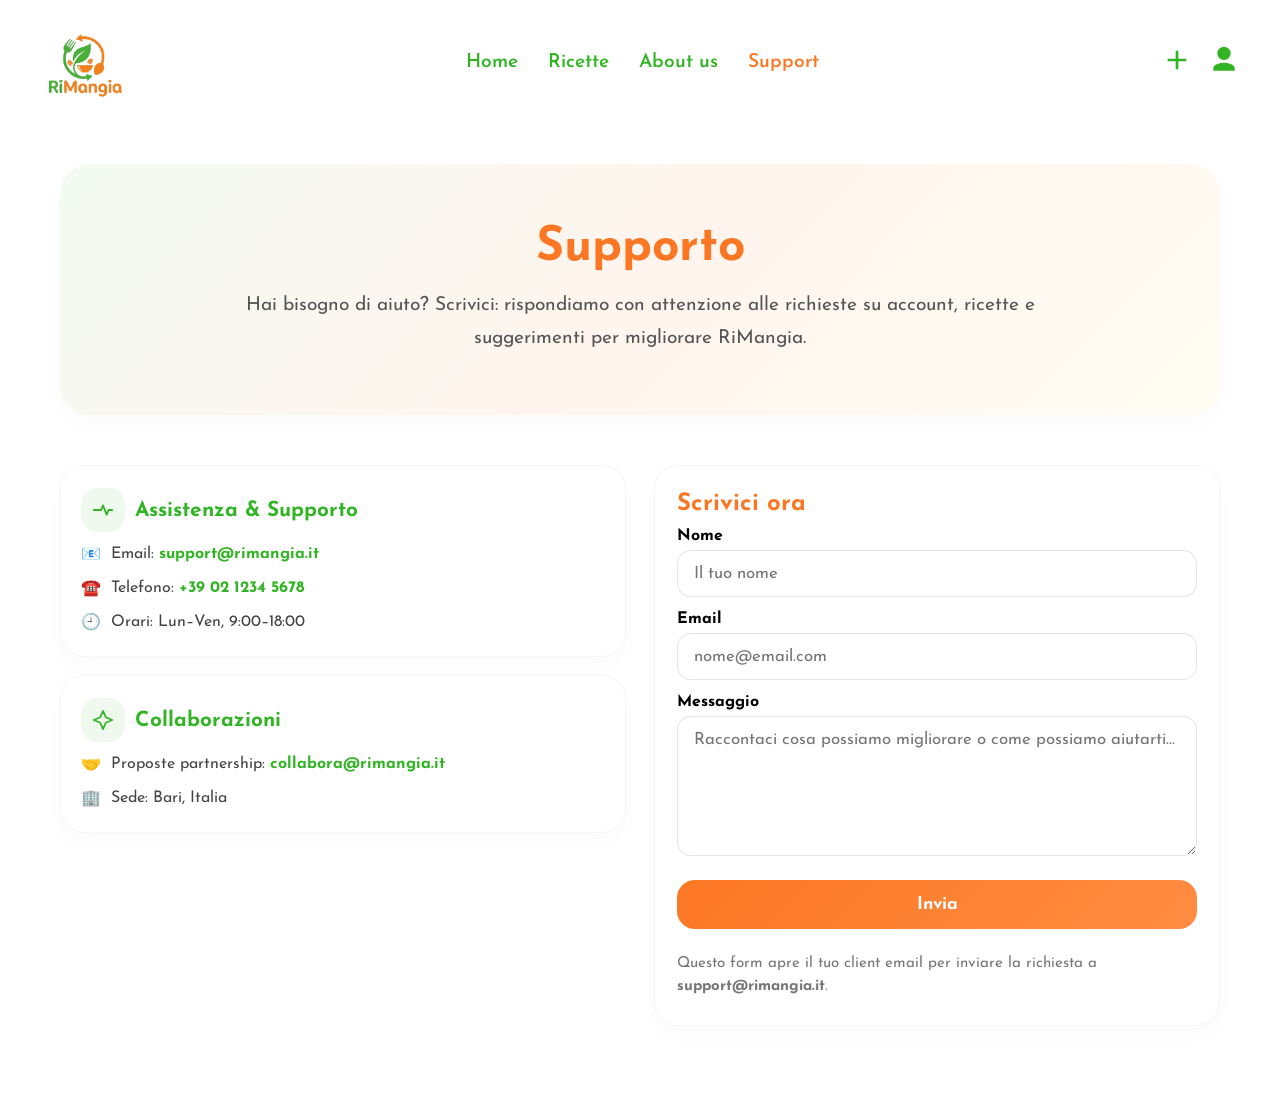
<file: support.html>
<!DOCTYPE html>
<html lang="it">

<head>
    <meta charset="UTF-8">
    <meta name="viewport" content="width=device-width, initial-scale=1.0">
    <link rel="stylesheet" href="style.css">
    <title>RiMangia - Support</title>
    <link rel="preconnect" href="https://fonts.googleapis.com">
    <link rel="preconnect" href="https://fonts.gstatic.com" crossorigin>
    <link href="https://fonts.googleapis.com/css2?family=Josefin+Sans:ital,wght@0,100..700;1,100..700&display=swap"
        rel="stylesheet">
    <script src="dropdown.js" defer></script>
    <style>
        .support-container {
            max-width: 1200px;
            margin: 0 auto;
            padding: 40px 20px 80px;
        }

        .support-hero {
            text-align: center;
            padding: 60px 20px;
            background: linear-gradient(135deg, rgba(50, 181, 37, 0.06) 0%, rgba(252, 119, 36, 0.08) 50%, rgba(252, 213, 53, 0.06) 100%);
            border-radius: 30px;
            margin-bottom: 50px;
            box-shadow: 0 10px 30px rgba(0, 0, 0, 0.02);
            animation: fadeInDown 0.6s ease-out;
        }

        .support-hero h1 {
            font-size: 3rem;
            color: var(--orange);
            margin-bottom: 18px;
            font-weight: 800;
        }

        .support-hero p {
            font-size: 1.2rem;
            color: #555;
            max-width: 820px;
            margin: 0 auto;
            line-height: 1.7;
        }

        .support-grid {
            display: grid;
            grid-template-columns: 1fr 1fr;
            gap: 28px;
            align-items: start;
        }

        @media (max-width: 920px) {
            .support-grid {
                grid-template-columns: 1fr;
            }
        }

        .contact-cards {
            display: grid;
            grid-template-columns: 1fr;
            gap: 18px;
        }

        .contact-card {
            background: rgba(255, 255, 255, 0.9);
            border: 1px solid rgba(0, 0, 0, 0.04);
            border-radius: 24px;
            padding: 22px 20px;
            box-shadow: 0 10px 25px rgba(0, 0, 0, 0.02);
            transition: transform 0.25s ease, box-shadow 0.25s ease;
        }

        .contact-card:hover {
            transform: translateY(-6px);
            box-shadow: 0 18px 35px rgba(0, 0, 0, 0.05);
        }

        .contact-card h2 {
            font-size: 1.3rem;
            color: var(--green);
            margin-bottom: 10px;
            font-weight: 800;
            display: flex;
            align-items: center;
            gap: 10px;
        }

        .contact-icon {
            width: 44px;
            height: 44px;
            border-radius: 16px;
            background: rgba(50, 181, 37, 0.08);
            display: flex;
            align-items: center;
            justify-content: center;
            color: var(--green);
            flex-shrink: 0;
        }

        .contact-icon svg {
            width: 22px;
            height: 22px;
        }

        .contact-items {
            display: grid;
            gap: 10px;
            margin-top: 10px;
        }

        .contact-item {
            display: flex;
            gap: 12px;
            align-items: flex-start;
        }

        .contact-item .bullet {
            color: var(--orange);
            font-weight: 900;
            margin-top: 2px;
            width: 18px;
            text-align: center;
            flex-shrink: 0;
        }

        .contact-item .value {
            color: #444;
            font-size: 1rem;
            line-height: 1.5;
        }

        .contact-item a {
            color: var(--green);
            font-weight: 700;
            text-decoration: none;
            border-bottom: 2px solid transparent;
            transition: all 0.2s ease;
        }

        .contact-item a:hover {
            border-bottom-color: var(--green);
            color: var(--orange);
        }

        .form-card {
            background: var(--white);
            border-radius: 24px;
            padding: 26px 22px;
            border: 1px solid rgba(0, 0, 0, 0.04);
            box-shadow: 0 10px 25px rgba(0, 0, 0, 0.02);
        }

        .form-card h2 {
            font-size: 1.5rem;
            color: var(--orange);
            margin-bottom: 12px;
            font-weight: 900;
        }

        .contact-form {
            display: flex;
            flex-direction: column;
            gap: 14px;
        }

        .contact-form label {
            font-weight: 700;
            color: var(--black);
            font-size: 1rem;
            margin-bottom: 6px;
            display: block;
        }

        .contact-form input,
        .contact-form textarea {
            width: 100%;
            padding: 14px 16px;
            border: 1px solid rgba(0, 0, 0, 0.1);
            border-radius: 14px;
            font-size: 1.05rem;
            outline: none;
            transition: all 0.2s ease;
            font-family: inherit;
            background: #fff;
        }

        .contact-form textarea {
            min-height: 140px;
            resize: vertical;
        }

        .contact-form input:focus,
        .contact-form textarea:focus {
            border-color: var(--green);
            box-shadow: 0 0 0 4px rgba(50, 181, 37, 0.12);
        }

        .btn-send {
            background: linear-gradient(135deg, var(--orange), #ff8c42);
            color: var(--white);
            border: none;
            padding: 16px 22px;
            border-radius: 18px;
            font-size: 1.1rem;
            font-weight: 900;
            cursor: pointer;
            transition: all 0.2s ease;
            margin-top: 6px;
        }

        .btn-send:hover:not(:disabled) {
            transform: translateY(-2px);
            box-shadow: 0 12px 28px rgba(252, 119, 36, 0.28);
        }

        .btn-send:disabled {
            opacity: 0.6;
            cursor: not-allowed;
        }

        .form-note {
            color: #777;
            font-size: 0.95rem;
            line-height: 1.5;
            margin-top: 10px;
        }

        @keyframes fadeInDown {
            from {
                opacity: 0;
                transform: translateY(-25px);
            }

            to {
                opacity: 1;
                transform: translateY(0);
            }
        }
    </style>
</head>

<body>
    <header>
        <nav>
            <div class="logo">
                <a href="index.html"><img src="img/Gemini_Generated_Image_od9kg1od9kg1od9k-removebg-preview.png"
                        alt="RiMangia Logo"></a>
            </div>
            <div class="nav-links">
                <a href="index.html">Home</a>
                <a href="ricette.html">Ricette</a>
                <a href="about.html">About us</a>
                <a href="support.html" style="color: var(--orange);">Support</a>
            </div>
            <div style="display: flex; align-items: center; gap: 15px;">
                <div class="add-recipe-icon">
                    <a href="#" onclick="navigateToAddRecipe(event)">
                        <svg width="32" height="32" viewBox="0 0 24 24" fill="var(--green)"
                            xmlns="http://www.w3.org/2000/svg">
                            <path d="M19 13h-6v6h-2v-6H5v-2h6V5h2v6h6v2z" />
                        </svg>
                    </a>
                </div>
                <div class="account-icon">
                    <a href="account.html">
                        <svg width="32" height="32" viewBox="0 0 24 24" fill="var(--green)"
                            xmlns="http://www.w3.org/2000/svg">
                            <path
                                d="M12 2C9.24 2 7 4.24 7 7C7 9.76 9.24 12 12 12C14.76 12 17 9.76 17 7C17 4.24 14.76 2 12 2ZM12 14C9.33 14 4 15.34 4 18V20H20V18C20 15.34 14.67 14 12 14Z" />
                        </svg>
                    </a>
                </div>
            </div>
        </nav>
    </header>

    <main class="support-container">
        <section class="support-hero">
            <h1>Supporto</h1>
            <p>
                Hai bisogno di aiuto? Scrivici: rispondiamo con attenzione alle richieste su account, ricette e
                suggerimenti per migliorare RiMangia.
            </p>
        </section>

        <section class="support-grid">
            <div class="contact-cards">
                <div class="contact-card">
                    <h2>
                        <span class="contact-icon" aria-hidden="true">
                            <svg viewBox="0 0 24 24" fill="none" stroke="currentColor" stroke-width="2"
                                stroke-linecap="round" stroke-linejoin="round">
                                <path d="M22 12h-4l-2 5-4-10-2 5H2" />
                            </svg>
                        </span>
                        Assistenza & Supporto
                    </h2>
                    <div class="contact-items">
                        <div class="contact-item">
                            <div class="bullet">📧</div>
                            <div class="value">
                                Email: <a href="mailto:support@rimangia.it">support@rimangia.it</a>
                            </div>
                        </div>
                        <div class="contact-item">
                            <div class="bullet">☎️</div>
                            <div class="value">
                                Telefono: <a href="tel:+390212345678">+39 02 1234 5678</a>
                            </div>
                        </div>
                        <div class="contact-item">
                            <div class="bullet">🕘</div>
                            <div class="value">
                                Orari: Lun–Ven, 9:00–18:00
                            </div>
                        </div>
                    </div>
                </div>

                <div class="contact-card">
                    <h2>
                        <span class="contact-icon" aria-hidden="true">
                            <svg viewBox="0 0 24 24" fill="none" stroke="currentColor" stroke-width="2"
                                stroke-linecap="round" stroke-linejoin="round">
                                <path d="M12 2l3 7 7 3-7 3-3 7-3-7-7-3 7-3z" />
                            </svg>
                        </span>
                        Collaborazioni
                    </h2>
                    <div class="contact-items">
                        <div class="contact-item">
                            <div class="bullet">🤝</div>
                            <div class="value">
                                Proposte partnership: <a href="mailto:collabora@rimangia.it">collabora@rimangia.it</a>
                            </div>
                        </div>
                        <div class="contact-item">
                            <div class="bullet">🏢</div>
                            <div class="value">
                                Sede: Bari, Italia
                            </div>
                        </div>
                    </div>
                </div>
            </div>

            <div class="form-card">
                <h2>Scrivici ora</h2>
                <form id="contact-form" class="contact-form" onsubmit="sendSupportEmail(event)">
                    <div>
                        <label for="contact-name">Nome</label>
                        <input id="contact-name" name="name" type="text" placeholder="Il tuo nome" required>
                    </div>
                    <div>
                        <label for="contact-email">Email</label>
                        <input id="contact-email" name="email" type="email" placeholder="nome@email.com" required>
                    </div>
                    <div>
                        <label for="contact-message">Messaggio</label>
                        <textarea id="contact-message" name="message"
                            placeholder="Raccontaci cosa possiamo migliorare o come possiamo aiutarti..."
                            required></textarea>
                    </div>

                    <button id="btn-send" class="btn-send" type="submit">Invia</button>

                    <p class="form-note">
                        Questo form apre il tuo client email per inviare la richiesta a
                        <strong>support@rimangia.it</strong>.
                    </p>
                </form>
            </div>
        </section>
    </main>

    <script>
        function navigateToAddRecipe(event) {
            event.preventDefault();
            const userStr = localStorage.getItem("rimangia_user");
            if (!userStr) {
                alert("Devi accedere per poter aggiungere nuove ricette!");
                window.location.href = "account.html";
                return;
            }
            window.location.href = "aggiungi_ricetta.html";
        }

        function sendSupportEmail(event) {
            event.preventDefault();

            const nameEl = document.getElementById("contact-name");
            const emailEl = document.getElementById("contact-email");
            const msgEl = document.getElementById("contact-message");
            const btn = document.getElementById("btn-send");

            const name = (nameEl.value || "").trim();
            const email = (emailEl.value || "").trim();
            const message = (msgEl.value || "").trim();

            if (!name || !email || !message) return;

            const to = "support@rimangia.it";
            const subject = `Richiesta supporto - ${name}`;
            const body =
                `Nome: ${name}\n` +
                `Email: ${email}\n\n` +
                `Messaggio:\n${message}\n\n` +
                `— Inviato da RiMangia (support.html)`;

            btn.disabled = true;

            const mailto = `mailto:${to}?subject=${encodeURIComponent(subject)}&body=${encodeURIComponent(body)}`;
            window.location.href = mailto;

            setTimeout(() => {
                btn.disabled = false;
            }, 1500);
        }
    </script>
</body>

</html>
</file>
<file: style.css>
:root {
    --green: #32b525;
    --orange: #fc7724;
    --yellow: #fcd535;
    --white: #ffffff;
    --black: #000000;
}

* {
    margin: 0;
    padding: 0;
    box-sizing: border-box;
    font-family: "Josefin Sans", sans-serif;
}

body {
    background-color: var(--white);
}

header {
    width: 100%;
    padding: 20px 40px;
    position: sticky;
    top: 0;
    background-color: rgba(255, 255, 255, 0.95);
    backdrop-filter: blur(5px);
    z-index: 1000;
}

nav {
    display: flex;
    justify-content: space-between;
    align-items: center;
}

.menu-icon {
    display: flex;
    flex-direction: column;
    gap: 6px;
    cursor: pointer;
}

.menu-icon span {
    display: block;
    width: 35px;
    height: 4px;
    background-color: var(--orange);
    border-radius: 2px;
}

.nav-links {
    display: flex;
    gap: 30px;
}

.nav-links a {
    text-decoration: none;
    color: var(--green);
    font-size: 1.2rem;
    font-weight: 600;
    transition: color 0.3s;
}

.nav-links a:hover {
    color: var(--orange);
}

.account-icon svg {
    transition: fill 0.3s;
}
.account-icon:hover svg, .account-icon a:hover svg {
    fill: var(--orange);
}

.logo img {
    height: 80px;
}

/* Hero Section */
.hero {
    display: flex;
    flex-direction: column;
    align-items: center;
    padding: 60px 20px;
    text-align: center;
}

.big-logo img {
    width: 100%;
    max-width: 600px;
}

.slogan {
    font-size: 1.1rem;
    color: #666;
    margin: 20px 0 30px;
    max-width: 500px;
    line-height: 1.5;
}

.cta-button {
    text-decoration: none;
    color: var(--orange);
    border: 2px solid var(--orange);
    padding: 12px 30px;
    border-radius: 50px;
    font-size: 1.1rem;
    font-weight: 600;
    transition: all 0.3s;
}

.cta-button:hover {
    background-color: var(--orange);
    color: var(--white);
}

/* Consigliate Section */
.consigliate {
    padding: 60px 40px;
    display: flex;
    flex-direction: column;
    align-items: center;
}


.recipe-grid {
    display: grid;
    grid-template-columns: repeat(auto-fill, minmax(300px, 1fr));
    gap: 30px;
    width: 100%;
    max-width: 1200px;
}

.recipe-card {
    position: relative;
    background: var(--white);
    border-radius: 20px;
    overflow: hidden;
    box-shadow: 0 10px 20px rgba(0,0,0,0.05);
    transition: transform 0.3s;
}

.recipe-card:hover {
    transform: translateY(-10px);
}

.recipe-card.recipe-card-enter {
    animation: fadeIn 0.4s ease forwards;
}

.recipe-card img {
    width: 100%;
    height: 250px;
    object-fit: cover;
}

.recipe-info {
    padding: 20px;
}

.recipe-info h3 {
    color: var(--black);
    font-size: 1.4rem;
    margin-bottom: 10px;
}

@media (max-width: 768px) {
    .nav-links {
        display: none;
    }
    .section-header h1 {
        font-size: 2.5rem;
    }
}

/* Account Page Styles */
.auth-container {
    max-width: 400px;
    margin: 50px auto;
    background: var(--white);
    padding: 30px;
    border-radius: 20px;
    box-shadow: 0 10px 25px rgba(0,0,0,0.1);
    text-align: center;
}

.auth-container h2 {
    color: var(--green);
    margin-bottom: 20px;
    font-size: 2rem;
}

.auth-form {
    display: flex;
    flex-direction: column;
    gap: 15px;
}

.auth-form input {
    padding: 15px;
    border: 1px solid #ddd;
    border-radius: 10px;
    font-size: 1rem;
    outline: none;
    transition: border-color 0.3s;
}

.auth-form input:focus {
    border-color: var(--orange);
}

.auth-form button {
    background-color: var(--orange);
    color: var(--white);
    border: none;
    padding: 15px;
    border-radius: 10px;
    font-size: 1.1rem;
    font-weight: bold;
    cursor: pointer;
    transition: background-color 0.3s;
}

.auth-form button:hover {
    background-color: #e66a1d;
}

.auth-toggle {
    margin-top: 15px;
    font-size: 0.9rem;
    color: #666;
}

.auth-toggle a {
    color: var(--green);
    text-decoration: none;
    font-weight: bold;
    cursor: pointer;
}

.dashboard-container {
    padding: 40px;
    max-width: 1200px;
    margin: 0 auto;
}

.dashboard-header {
    display: flex;
    justify-content: space-between;
    align-items: center;
    margin-bottom: 40px;
    border-bottom: 2px solid #f0f0f0;
    padding-bottom: 20px;
}

.dashboard-header h1 {
    color: var(--orange);
    font-size: 2.5rem;
}

.btn-logout {
    background-color: transparent;
    color: #e74c3c;
    border: 2px solid #e74c3c;
    padding: 8px 20px;
    border-radius: 50px;
    font-weight: bold;
    cursor: pointer;
    transition: all 0.3s;
}

.btn-logout:hover {
    background-color: #e74c3c;
    color: var(--white);
}

.hidden {
    display: none !important;
}

/* Stile per il pulsante di salvataggio (cuore glassmorphic) */
.recipe-card {
    position: relative;
}

.save-btn {
    position: absolute;
    top: 15px;
    right: 15px;
    width: 40px;
    height: 40px;
    border-radius: 50%;
    background: rgba(255, 255, 255, 0.7);
    backdrop-filter: blur(8px);
    -webkit-backdrop-filter: blur(8px);
    border: 1px solid rgba(255, 255, 255, 0.3);
    display: flex;
    align-items: center;
    justify-content: center;
    cursor: pointer;
    box-shadow: 0 4px 10px rgba(0, 0, 0, 0.1);
    transition: all 0.3s cubic-bezier(0.4, 0, 0.2, 1);
    z-index: 10;
}

.save-btn:hover {
    transform: scale(1.15);
    background: rgba(255, 255, 255, 0.95);
    box-shadow: 0 6px 15px rgba(0, 0, 0, 0.15);
}

.save-btn:active {
    transform: scale(0.9);
}

.save-btn svg {
    width: 22px;
    height: 22px;
    fill: none;
    stroke: var(--orange);
    stroke-width: 2;
    transition: all 0.3s ease;
}

.save-btn.saved svg {
    fill: var(--orange);
    stroke: var(--orange);
    animation: heartBeat 0.4s ease-out;
}

@keyframes heartBeat {
    0% { transform: scale(1); }
    30% { transform: scale(1.3); }
    60% { transform: scale(0.85); }
    100% { transform: scale(1); }
}

/* Stile per l'icona Aggiungi Ricetta in Header */
.add-recipe-icon svg {
    transition: fill 0.3s;
}

.add-recipe-icon:hover svg, .add-recipe-icon a:hover svg {
    fill: var(--orange);
}

/* Layout del form Aggiungi Ricetta */
.form-container {
    max-width: 600px;
    margin: 50px auto;
    background: var(--white);
    padding: 40px;
    border-radius: 20px;
    box-shadow: 0 10px 25px rgba(0,0,0,0.1);
}

.form-container h2 {
    color: var(--orange);
    margin-bottom: 25px;
    font-size: 2.2rem;
    text-align: center;
}

.recipe-form {
    display: flex;
    flex-direction: column;
    gap: 20px;
}

.form-group {
    display: flex;
    flex-direction: column;
    gap: 8px;
}

.form-group label {
    font-weight: 600;
    color: var(--black);
    font-size: 1rem;
}

.recipe-form input, .recipe-form select, .recipe-form textarea {
    padding: 15px;
    border: 1px solid #ddd;
    border-radius: 10px;
    font-size: 1.05rem;
    outline: none;
    transition: all 0.3s;
    font-family: inherit;
}

.recipe-form input:focus, .recipe-form select:focus, .recipe-form textarea:focus {
    border-color: var(--green);
    box-shadow: 0 0 8px rgba(50, 181, 37, 0.2);
}

#recipe-desc {
    resize: none;
    height: 120px;
    width: 100%;
}

/* Griglia per i valori nutrizionali */
.nutritional-grid {
    display: grid;
    grid-template-columns: repeat(3, 1fr);
    gap: 15px;
}

/* Range input/slider per la difficoltà */
.difficulty-slider-container {
    display: flex;
    align-items: center;
    gap: 15px;
}

.difficulty-slider-container input[type="range"] {
    flex-grow: 1;
    cursor: pointer;
}

.difficulty-stars {
    font-size: 1.3rem;
    color: var(--yellow);
    letter-spacing: 2px;
    min-width: 100px;
}

/* Pulsante Submit */
.btn-submit {
    background-color: var(--green);
    color: var(--white);
    border: none;
    padding: 15px;
    border-radius: 10px;
    font-size: 1.15rem;
    font-weight: bold;
    cursor: pointer;
    transition: all 0.3s;
}

.btn-submit:hover {
    background-color: #2b9d20;
    transform: translateY(-2px);
    box-shadow: 0 4px 12px rgba(50, 181, 37, 0.3);
}

.btn-submit:active {
    transform: translateY(0);
}

.success-message {
    color: var(--green);
    text-align: center;
    font-weight: bold;
    font-size: 1.1rem;
    margin-top: 15px;
}

.error-message {
    color: #e74c3c;
    text-align: center;
    font-weight: bold;
    font-size: 1.1rem;
    margin-top: 15px;
}

/* ==========================================
   WIZARD RECIPE CREATION STYLING
   ========================================== */

/* Wizard Stepper Styling */
.stepper {
    display: flex;
    justify-content: space-between;
    align-items: center;
    position: relative;
    margin-bottom: 50px;
    padding: 0 10px;
}

.stepper::before {
    content: '';
    position: absolute;
    top: 50%;
    left: 0;
    transform: translateY(-50%);
    height: 4px;
    width: 100%;
    background-color: #f0f0f0;
    z-index: 1;
}

.stepper-progress {
    position: absolute;
    top: 50%;
    left: 0;
    transform: translateY(-50%);
    height: 4px;
    width: 0%;
    background-color: var(--green);
    z-index: 1;
    transition: width 0.4s cubic-bezier(0.4, 0, 0.2, 1);
}

.step-indicator {
    width: 42px;
    height: 42px;
    border-radius: 50%;
    background-color: var(--white);
    border: 3px solid #e0e0e0;
    display: flex;
    align-items: center;
    justify-content: center;
    font-weight: bold;
    font-size: 1.1rem;
    color: #999;
    z-index: 2;
    transition: all 0.4s cubic-bezier(0.4, 0, 0.2, 1);
    cursor: pointer;
    font-family: inherit;
    position: relative;
}

.step-indicator.active {
    border-color: var(--green);
    color: var(--green);
    background-color: var(--white);
    box-shadow: 0 0 15px rgba(50, 181, 37, 0.35);
    transform: scale(1.15);
}

.step-indicator.completed {
    border-color: var(--green);
    background-color: var(--green);
    color: var(--white);
}

.step-label {
    position: absolute;
    top: 48px;
    font-size: 0.72rem;
    white-space: nowrap;
    color: #888;
    font-weight: 600;
}

.step-indicator.active .step-label {
    color: var(--green);
    font-weight: 700;
}

.step-indicator.completed .step-label {
    color: #555;
}

/* Wizard Panels & Animations */
.wizard-step {
    display: none;
    animation: fadeInSlide 0.4s cubic-bezier(0.4, 0, 0.2, 1) forwards;
}

.wizard-step.active {
    display: flex;
    flex-direction: column;
    gap: 24px;
}

@keyframes fadeInSlide {
    from {
        opacity: 0;
        transform: translateY(20px);
    }
    to {
        opacity: 1;
        transform: translateY(0);
    }
}

.wizard-buttons {
    display: flex;
    justify-content: space-between;
    margin-top: 40px;
    gap: 15px;
    border-top: 1px solid #f0f0f0;
    padding-top: 25px;
}

.btn-prev {
    background-color: transparent;
    color: #777;
    border: 2px solid #ddd;
    width: 48px;
    height: 48px;
    border-radius: 50%;
    display: inline-flex;
    align-items: center;
    justify-content: center;
    cursor: pointer;
    transition: all 0.3s;
    font-family: inherit;
    flex-shrink: 0;
}

.btn-prev:hover {
    border-color: #bbb;
    color: #444;
    background-color: #f9f9f9;
}

.btn-next {
    background-color: var(--green);
    color: var(--white);
    border: none;
    width: 48px;
    height: 48px;
    border-radius: 50%;
    display: inline-flex;
    align-items: center;
    justify-content: center;
    cursor: pointer;
    transition: all 0.3s;
    font-family: inherit;
    flex-shrink: 0;
    margin-left: auto;
}

.btn-next:hover {
    background-color: #2b9d20;
    transform: translateY(-2px);
    box-shadow: 0 5px 15px rgba(50, 181, 37, 0.3);
}

.btn-next:active {
    transform: translateY(0);
}

.btn-next.btn-submit-wizard {
    background-color: var(--orange);
    width: auto;
    height: 48px;
    border-radius: 12px;
    padding: 0 30px;
    flex-grow: 1;
    font-size: 1.05rem;
    font-weight: bold;
}

.btn-next.btn-submit-wizard:hover {
    background-color: #e66a1d;
    box-shadow: 0 5px 15px rgba(252, 119, 36, 0.3);
}

/* Glassmorphic Upload Area */
.upload-zone {
    border: 2px dashed #ccc;
    border-radius: 15px;
    padding: 35px 20px;
    text-align: center;
    background: rgba(250, 250, 250, 0.6);
    backdrop-filter: blur(5px);
    cursor: pointer;
    transition: all 0.3s;
    display: flex;
    flex-direction: column;
    align-items: center;
    justify-content: center;
    gap: 12px;
}

.upload-zone:hover, .upload-zone.dragover {
    border-color: var(--green);
    background: rgba(50, 181, 37, 0.04);
}

.upload-zone svg {
    fill: #999;
    transition: fill 0.3s, transform 0.3s;
}

.upload-zone:hover svg {
    fill: var(--green);
    transform: scale(1.1);
}

.upload-zone span {
    font-size: 0.95rem;
    color: #666;
    font-weight: 500;
}

.upload-preview-container {
    position: relative;
    display: none;
    margin-top: 15px;
    width: 100%;
}

.upload-preview {
    width: 100%;
    max-height: 260px;
    object-fit: cover;
    border-radius: 12px;
    box-shadow: 0 5px 15px rgba(0, 0, 0, 0.08);
}

.upload-remove-btn {
    position: absolute;
    top: 10px;
    right: 10px;
    background: rgba(231, 76, 60, 0.9);
    color: white;
    border: none;
    border-radius: 50%;
    width: 32px;
    height: 32px;
    display: flex;
    align-items: center;
    justify-content: center;
    cursor: pointer;
    font-size: 1.1rem;
    transition: background-color 0.2s, transform 0.2s;
    box-shadow: 0 2px 6px rgba(0,0,0,0.2);
}

.upload-remove-btn:hover {
    background: #e74c3c;
    transform: scale(1.08);
}

/* Dynamic Rows and Items */
.dynamic-container {
    display: flex;
    flex-direction: column;
    gap: 12px;
}

.dynamic-row {
    display: flex;
    gap: 12px;
    align-items: center;
    animation: rowAppear 0.3s cubic-bezier(0.4, 0, 0.2, 1) forwards;
}

@keyframes rowAppear {
    from {
        opacity: 0;
        transform: translateY(8px) scale(0.98);
    }
    to {
        opacity: 1;
        transform: translateY(0) scale(1);
    }
}

.dynamic-row input, .dynamic-row select {
    margin-bottom: 0;
}

.btn-remove {
    background: transparent;
    border: none;
    color: #e74c3c;
    cursor: pointer;
    padding: 8px;
    display: flex;
    align-items: center;
    justify-content: center;
    border-radius: 50%;
    transition: background-color 0.2s, transform 0.2s;
    flex-shrink: 0;
}

.btn-remove:hover {
    background-color: rgba(231, 76, 60, 0.08);
    transform: scale(1.1);
}

.add-dynamic-btn {
    background-color: transparent;
    color: var(--green);
    border: 2px dashed var(--green);
    padding: 12px;
    border-radius: 12px;
    font-weight: 700;
    font-size: 0.95rem;
    cursor: pointer;
    display: flex;
    align-items: center;
    justify-content: center;
    gap: 8px;
    transition: all 0.3s;
    margin-top: 8px;
    font-family: inherit;
}

.add-dynamic-btn:hover {
    background-color: rgba(50, 181, 37, 0.04);
    border-color: #2b9d20;
    color: #2b9d20;
}

.add-dynamic-btn svg {
    transition: transform 0.3s;
}

.add-dynamic-btn:hover svg {
    transform: rotate(90deg);
}

/* Step procedural columns */
.step-container {
    display: flex;
    flex-direction: column;
    gap: 20px;
}

.step-row {
    border-left: 3px solid var(--green);
    padding-left: 18px;
    display: flex;
    flex-direction: column;
    gap: 12px;
    position: relative;
    animation: rowAppear 0.3s cubic-bezier(0.4, 0, 0.2, 1) forwards;
}

.step-row-header {
    display: flex;
    justify-content: space-between;
    align-items: center;
}

.step-row-header h4 {
    color: var(--green);
    margin: 0;
    font-size: 1.1rem;
    font-weight: 700;
}

.step-image-upload {
    display: flex;
    align-items: center;
    gap: 15px;
    background: #fafafa;
    padding: 10px;
    border-radius: 10px;
    border: 1px solid #f0f0f0;
}

.step-image-upload label {
    font-size: 0.85rem;
    font-weight: bold;
    color: #666;
    cursor: pointer;
    display: flex;
    align-items: center;
    gap: 6px;
    background: white;
    padding: 6px 12px;
    border: 1px solid #ddd;
    border-radius: 6px;
    transition: all 0.2s;
}

.step-image-upload label:hover {
    border-color: var(--green);
    color: var(--green);
}

.step-img-preview-container {
    position: relative;
    display: none;
    width: 60px;
    height: 60px;
}

.step-img-preview {
    width: 60px;
    height: 60px;
    object-fit: cover;
    border-radius: 6px;
    border: 1px solid #ddd;
}

.step-img-remove-btn {
    position: absolute;
    top: -6px;
    right: -6px;
    background: rgba(231, 76, 60, 0.9);
    color: white;
    border: none;
    border-radius: 50%;
    width: 18px;
    height: 18px;
    font-size: 0.7rem;
    display: flex;
    align-items: center;
    justify-content: center;
    cursor: pointer;
    box-shadow: 0 1px 3px rgba(0,0,0,0.15);
}

/* Dietary tag-pills checkboxes style */
.diet-tags-container {
    display: flex;
    flex-wrap: wrap;
    gap: 10px;
    margin-top: 5px;
}

.diet-tag-checkbox {
    display: none;
}

.diet-tag-label {
    padding: 10px 22px;
    border: 2px solid #e0e0e0;
    border-radius: 50px;
    cursor: pointer;
    font-weight: 700;
    color: #666;
    font-size: 0.9rem;
    transition: all 0.25s ease;
    user-select: none;
}

.diet-tag-label:hover {
    border-color: #bbb;
    background-color: #fcfcfc;
}

.diet-tag-checkbox:checked + .diet-tag-label {
    border-color: var(--orange);
    background-color: var(--orange);
    color: var(--white);
    box-shadow: 0 4px 12px rgba(252, 119, 36, 0.25);
    transform: translateY(-2px);
}

/* Form Container Expanded for Wizard */
.form-container.wizard-container {
    max-width: 700px;
}

.field-hint {
    font-size: 0.8rem;
    color: #888;
    margin-top: -4px;
}

.info-banner {
    background-color: rgba(50, 181, 37, 0.05);
    border-left: 4px solid var(--green);
    padding: 15px;
    border-radius: 0 8px 8px 0;
    font-size: 0.9rem;
    line-height: 1.5;
    color: #444;
    margin-bottom: 5px;
}

/* ==========================================
   DROPDOWN NAV MENU (Premium Glassmorphic)
   ========================================== */
.account-menu-container {
    position: relative;
    display: inline-block;
}

.dropdown-menu {
    display: none;
    position: absolute;
    right: -10px;
    top: 45px;
    background: rgba(255, 255, 255, 0.98);
    backdrop-filter: blur(15px);
    -webkit-backdrop-filter: blur(15px);
    min-width: 260px;
    box-shadow: 0 15px 45px rgba(0, 0, 0, 0.12);
    border: 1px solid rgba(0, 0, 0, 0.06);
    border-radius: 16px;
    z-index: 1100;
    padding: 8px;
    transform-origin: top right;
    overflow: hidden;
}

.dropdown-menu.show {
    display: block;
    animation: dropdownShow 0.25s cubic-bezier(0.34, 1.56, 0.64, 1) forwards;
}

@keyframes dropdownShow {
    from { opacity: 0; transform: scale(0.92) translateY(-8px); }
    to   { opacity: 1; transform: scale(1) translateY(0); }
}

.dropdown-nav-item {
    display: flex;
    align-items: center;
    gap: 14px;
    padding: 14px 16px;
    border-radius: 12px;
    text-decoration: none;
    color: var(--black);
    transition: all 0.2s ease;
}

.dropdown-nav-item:hover {
    background: #f5f5f5;
}

.dropdown-nav-item:not(:last-child) {
    border-bottom: 1px solid #f2f2f2;
}

.dropdown-nav-text {
    flex: 1;
    display: flex;
    flex-direction: column;
}

.dropdown-nav-title {
    font-size: 0.95rem;
    font-weight: 700;
    color: var(--black);
}

.dropdown-nav-desc {
    font-size: 0.78rem;
    color: #999;
    margin-top: 1px;
}

.dropdown-nav-arrow {
    flex-shrink: 0;
    transition: transform 0.2s ease;
}

.dropdown-nav-item:hover .dropdown-nav-arrow {
    transform: translateX(3px);
}

/* ==========================================
   ACCOUNT PAGE - TAB NAVIGATION
   ========================================== */
.account-tabs {
    display: flex;
    gap: 6px;
    background: #f5f5f5;
    padding: 6px;
    border-radius: 16px;
    margin-bottom: 35px;
}

.account-tab {
    flex: 1;
    display: flex;
    align-items: center;
    justify-content: center;
    gap: 8px;
    padding: 14px 20px;
    border: none;
    background: transparent;
    color: #999;
    font-family: inherit;
    font-size: 0.95rem;
    font-weight: 600;
    border-radius: 12px;
    cursor: pointer;
    transition: all 0.3s ease;
}

.account-tab:hover {
    color: #555;
    background: rgba(255,255,255,0.6);
}

.account-tab.active {
    background: white;
    color: var(--green);
    box-shadow: 0 2px 12px rgba(0, 0, 0, 0.06);
}

.account-tab svg {
    flex-shrink: 0;
}

/* ==========================================
   ACCOUNT PAGE - PANELS
   ========================================== */
.account-panel {
    display: none;
    animation: panelFadeIn 0.35s ease forwards;
}

.account-panel.active {
    display: block;
}

@keyframes panelFadeIn {
    from { opacity: 0; transform: translateY(12px); }
    to   { opacity: 1; transform: translateY(0); }
}

.panel-header {
    display: flex;
    align-items: center;
    justify-content: space-between;
    margin-bottom: 25px;
    flex-wrap: wrap;
    gap: 15px;
}

.btn-add-new {
    display: inline-flex;
    align-items: center;
    gap: 8px;
    padding: 10px 22px;
    background: var(--green);
    color: white;
    text-decoration: none;
    font-weight: 700;
    font-size: 0.9rem;
    border-radius: 50px;
    transition: all 0.3s ease;
    font-family: inherit;
}

.btn-add-new:hover {
    background: #28a020;
    box-shadow: 0 4px 15px rgba(50, 181, 37, 0.3);
    transform: translateY(-1px);
}

/* ==========================================
   ACCOUNT - PROFILE CARD
   ========================================== */
.account-profile-card {
    text-align: center;
    padding: 50px 30px;
    max-width: 450px;
    margin: 0 auto;
}

.profile-avatar {
    width: 100px;
    height: 100px;
    border-radius: 50%;
    background: linear-gradient(135deg, rgba(50,181,37,0.1), rgba(252,119,36,0.1));
    display: flex;
    align-items: center;
    justify-content: center;
    margin: 0 auto;
}

/* ==========================================
   CARD MANAGE ACTIONS (Edit/Delete overlay)
   ========================================== */
.card-manage-actions {
    position: absolute;
    top: 10px;
    left: 10px;
    display: flex;
    gap: 6px;
    z-index: 5;
    opacity: 0;
    transition: opacity 0.25s ease;
}

.recipe-card:hover .card-manage-actions {
    opacity: 1;
}

.card-manage-btn {
    width: 34px;
    height: 34px;
    border: none;
    border-radius: 50%;
    display: flex;
    align-items: center;
    justify-content: center;
    cursor: pointer;
    transition: all 0.2s ease;
    box-shadow: 0 2px 8px rgba(0,0,0,0.15);
}

.card-manage-btn.edit-btn {
    background: var(--green);
}

.card-manage-btn.edit-btn:hover {
    background: #28a020;
    transform: scale(1.1);
}

.card-manage-btn.delete-btn {
    background: #e74c3c;
}

.card-manage-btn.delete-btn:hover {
    background: #c0392b;
    transform: scale(1.1);
}

/* ==========================================
   RECIPE SEARCH & ADVANCED FILTERS
   ========================================== */
.search-filter-section {
    width: 100%;
    max-width: 1200px;
    margin: 0 auto 40px;
    padding: 0 20px;
}

.search-bar-container {
    display: flex;
    gap: 15px;
    width: 100%;
    align-items: center;
}

.search-input-wrapper {
    position: relative;
    flex-grow: 1;
}

.search-input-wrapper svg {
    position: absolute;
    left: 18px;
    top: 50%;
    transform: translateY(-50%);
    fill: none;
    stroke: #888;
    pointer-events: none;
    transition: stroke 0.3s;
}

.search-input-wrapper input {
    width: 100%;
    padding: 16px 20px 16px 50px;
    font-size: 1.1rem;
    border: 1px solid rgba(0, 0, 0, 0.08);
    border-radius: 16px;
    outline: none;
    background: #ffffff;
    box-shadow: 0 4px 15px rgba(0, 0, 0, 0.03);
    transition: all 0.3s cubic-bezier(0.4, 0, 0.2, 1);
}

.search-input-wrapper input:focus {
    border-color: var(--green);
    box-shadow: 0 8px 25px rgba(50, 181, 37, 0.12);
    transform: translateY(-1px);
}

.search-input-wrapper input:focus + svg {
    stroke: var(--green);
}

.btn-toggle-filters {
    display: flex;
    align-items: center;
    gap: 8px;
    background: var(--white);
    border: 1px solid rgba(0, 0, 0, 0.08);
    color: #444;
    padding: 16px 24px;
    border-radius: 16px;
    font-size: 1.05rem;
    font-weight: 600;
    cursor: pointer;
    box-shadow: 0 4px 15px rgba(0, 0, 0, 0.03);
    transition: all 0.3s ease;
}

.btn-toggle-filters:hover {
    background: #fbfbfb;
    border-color: #ddd;
    box-shadow: 0 6px 18px rgba(0, 0, 0, 0.06);
    transform: translateY(-1px);
}

.btn-toggle-filters.active {
    background: rgba(50, 181, 37, 0.05);
    border-color: var(--green);
    color: var(--green);
}

.btn-toggle-filters.active svg {
    stroke: var(--green);
    transform: rotate(180deg);
}

.btn-toggle-filters svg {
    transition: transform 0.3s ease, stroke 0.3s;
}

/* Advanced Filters Panel - Glassmorphic look */
.advanced-filters-panel {
    max-height: 0;
    opacity: 0;
    overflow: hidden;
    background: rgba(255, 255, 255, 0.8);
    backdrop-filter: blur(12px);
    -webkit-backdrop-filter: blur(12px);
    border: 1px solid rgba(255, 255, 255, 0.4);
    border-radius: 20px;
    box-shadow: 0 10px 30px rgba(0, 0, 0, 0.04);
    transition: all 0.4s cubic-bezier(0.4, 0, 0.2, 1);
    margin-top: 0;
    padding: 0 25px;
}

.advanced-filters-panel.show {
    max-height: 900px;
    opacity: 1;
    margin-top: 20px;
    padding: 25px;
    border: 1px solid rgba(0, 0, 0, 0.06);
}

.filters-grid {
    display: grid;
    grid-template-columns: repeat(auto-fit, minmax(280px, 1fr));
    gap: 25px;
    margin-bottom: 25px;
}

.filter-group {
    display: flex;
    flex-direction: column;
    gap: 10px;
}

.filter-group h4 {
    font-size: 1rem;
    font-weight: 700;
    color: var(--black);
    margin-bottom: 2px;
}

/* Dietary badges and Difficulty buttons */
.filter-pills {
    display: flex;
    flex-wrap: wrap;
    gap: 8px;
}

.filter-pill {
    padding: 10px 18px;
    font-size: 0.9rem;
    font-weight: 600;
    background: rgba(0, 0, 0, 0.03);
    border: 1px solid rgba(0, 0, 0, 0.03);
    color: #555;
    border-radius: 50px;
    cursor: pointer;
    transition: all 0.2s ease;
    user-select: none;
}

.filter-pill:hover {
    background: rgba(0, 0, 0, 0.06);
    color: var(--black);
}

.filter-pill.active {
    background: var(--green);
    border-color: var(--green);
    color: var(--white);
    box-shadow: 0 4px 12px rgba(50, 181, 37, 0.25);
}

/* Specific styling for Difficulty active pill in orange */
.filter-pill.difficulty-pill.active {
    background: var(--orange);
    border-color: var(--orange);
    box-shadow: 0 4px 12px rgba(252, 119, 36, 0.25);
}

/* Ingredient Tag Input */
.ingredients-chip-wrapper {
    display: flex;
    flex-wrap: wrap;
    gap: 8px;
    padding: 10px 14px;
    background: #ffffff;
    border: 1px solid rgba(0, 0, 0, 0.08);
    border-radius: 12px;
    min-height: 48px;
    align-items: center;
    transition: border-color 0.2s;
}

.ingredients-chip-wrapper:focus-within {
    border-color: var(--green);
}

.ingredient-chip {
    display: inline-flex;
    align-items: center;
    gap: 6px;
    background: rgba(50, 181, 37, 0.1);
    color: #2b9d20;
    padding: 6px 12px;
    border-radius: 8px;
    font-size: 0.85rem;
    font-weight: 600;
    animation: chipAppear 0.2s ease-out;
}

@keyframes chipAppear {
    from { opacity: 0; transform: scale(0.8); }
    to { opacity: 1; transform: scale(1); }
}

.ingredient-chip span {
    cursor: pointer;
    font-size: 1.1rem;
    line-height: 1;
    font-weight: bold;
    display: inline-block;
    transition: color 0.2s;
}

.ingredient-chip span:hover {
    color: #c0392b;
}

.ingredients-chip-input {
    border: none !important;
    outline: none !important;
    padding: 4px 0 !important;
    font-size: 0.95rem;
    flex-grow: 1;
    min-width: 100px;
    box-shadow: none !important;
    background: transparent;
}

/* Range sliders */
.slider-container {
    display: flex;
    flex-direction: column;
    gap: 8px;
}

.slider-info {
    display: flex;
    justify-content: space-between;
    font-size: 0.9rem;
    font-weight: 600;
    color: #666;
}

.slider-info span.value {
    color: var(--orange);
}

.filter-slider {
    -webkit-appearance: none;
    appearance: none;
    width: 100%;
    height: 6px;
    border-radius: 5px;
    background: #e0e0e0;
    outline: none;
    transition: background 0.3s;
}

.filter-slider::-webkit-slider-thumb {
    -webkit-appearance: none;
    appearance: none;
    width: 18px;
    height: 18px;
    border-radius: 50%;
    background: var(--orange);
    cursor: pointer;
    transition: transform 0.1s ease;
    border: 2px solid white;
    box-shadow: 0 2px 6px rgba(0,0,0,0.15);
}

.filter-slider::-webkit-slider-thumb:hover {
    transform: scale(1.2);
}

.filter-slider::-moz-range-thumb {
    width: 18px;
    height: 18px;
    border-radius: 50%;
    background: var(--orange);
    cursor: pointer;
    transition: transform 0.1s ease;
    border: 2px solid white;
    box-shadow: 0 2px 6px rgba(0,0,0,0.15);
}

.filter-slider::-moz-range-thumb:hover {
    transform: scale(1.2);
}

/* Filter Actions (Reset button) */
.filters-actions {
    display: flex;
    justify-content: flex-end;
    border-top: 1px solid rgba(0, 0, 0, 0.05);
    padding-top: 15px;
}

.btn-clear-filters {
    background: transparent;
    border: none;
    color: #e74c3c;
    font-size: 0.95rem;
    font-weight: 700;
    cursor: pointer;
    display: flex;
    align-items: center;
    gap: 6px;
    padding: 8px 16px;
    border-radius: 10px;
    transition: all 0.2s;
    font-family: inherit;
}

.btn-clear-filters:hover {
    background: rgba(231, 76, 60, 0.06);
}

/* Empty State / No results design */
.no-results-container {
    grid-column: 1 / -1;
    text-align: center;
    padding: 60px 20px;
    display: flex;
    flex-direction: column;
    align-items: center;
    gap: 15px;
    animation: fadeIn 0.4s ease-out;
}

.no-results-container svg {
    stroke: #aaa;
    animation: bounce 2s infinite;
}

.no-results-container h3 {
    font-size: 1.5rem;
    color: #444;
}

.no-results-container p {
    color: #777;
    max-width: 400px;
    line-height: 1.5;
}

@keyframes bounce {
    0%, 100% { transform: translateY(0); }
    50% { transform: translateY(-8px); }
}

@keyframes fadeIn {
    from { opacity: 0; transform: translateY(10px); }
    to { opacity: 1; transform: translateY(0); }
}

/* Responsive Search Bar Adjustments */
@media (max-width: 600px) {
    .search-bar-container {
        flex-direction: column;
        align-items: stretch;
        gap: 10px;
    }
    
    .btn-toggle-filters {
        justify-content: center;
    }
}

/* ==========================================
   RECIPE CARD EXTRA STYLES (Category, Portions, Diets)
   ========================================== */
.recipe-card-meta {
    display: flex;
    justify-content: space-between;
    align-items: center;
    margin: 8px 0;
    font-size: 0.85rem;
    color: #777;
    font-weight: 600;
}

.recipe-card-meta span {
    display: flex;
    align-items: center;
    gap: 4px;
}

.recipe-dietary-badges {
    display: flex;
    flex-wrap: wrap;
    gap: 6px;
    margin: 10px 0;
}

.recipe-dietary-badge {
    font-size: 0.72rem;
    font-weight: 700;
    padding: 4px 10px;
    border-radius: 50px;
    text-transform: uppercase;
    letter-spacing: 0.5px;
    transition: all 0.2s ease;
}

.recipe-dietary-badge.vegetariano {
    background: rgba(50, 181, 37, 0.08);
    color: #2b9d20;
    border: 1px solid rgba(50, 181, 37, 0.15);
}

.recipe-dietary-badge.vegano {
    background: rgba(43, 157, 32, 0.12);
    color: #1e7016;
    border: 1px solid rgba(43, 157, 32, 0.2);
}

.recipe-dietary-badge.senza-glutine {
    background: rgba(252, 119, 36, 0.08);
    color: #e66a1d;
    border: 1px solid rgba(252, 119, 36, 0.15);
}

.recipe-dietary-badge.senza-lattosio {
    background: rgba(241, 196, 15, 0.08);
    color: #b79308;
    border: 1px solid rgba(241, 196, 15, 0.15);
}

/* Make recipe card clickable with pointer */
.recipe-card {
    cursor: pointer;
}

.recipe-card .save-btn, .recipe-card .card-manage-actions {
    cursor: default; /* Avoid pointer-event conflicts */
}

/* ==========================================
   PREMIUM GLASSMORPHIC RECIPE DETAIL MODAL
   ========================================== */
.recipe-modal-overlay {
    position: fixed;
    top: 0;
    left: 0;
    width: 100%;
    height: 100%;
    background: rgba(0, 0, 0, 0.55);
    backdrop-filter: blur(15px);
    -webkit-backdrop-filter: blur(15px);
    display: flex;
    justify-content: center;
    align-items: center;
    z-index: 10000;
    opacity: 0;
    visibility: hidden;
    pointer-events: none;
    transition: opacity 0.4s cubic-bezier(0.4, 0, 0.2, 1), visibility 0.4s;
}

.recipe-modal-overlay.open {
    opacity: 1;
    visibility: visible;
    pointer-events: auto;
}

.recipe-modal-container {
    width: 90%;
    max-width: 850px;
    max-height: 85vh;
    background: rgba(255, 255, 255, 0.95);
    border: 1px solid rgba(255, 255, 255, 0.5);
    border-radius: 30px;
    box-shadow: 0 25px 50px rgba(0, 0, 0, 0.15);
    overflow: hidden;
    display: flex;
    flex-direction: column;
    transform: scale(0.9) translateY(20px);
    transition: transform 0.4s cubic-bezier(0.34, 1.56, 0.64, 1);
}

.recipe-modal-overlay.open .recipe-modal-container {
    transform: scale(1) translateY(0);
}

.recipe-modal-header-img {
    height: 280px;
    width: 100%;
    object-fit: cover;
    position: relative;
    border-bottom: 1px solid rgba(0, 0, 0, 0.05);
}

.recipe-modal-close-btn {
    position: absolute;
    top: 20px;
    right: 20px;
    width: 44px;
    height: 44px;
    border-radius: 50%;
    background: rgba(255, 255, 255, 0.85);
    backdrop-filter: blur(5px);
    -webkit-backdrop-filter: blur(5px);
    border: 1px solid rgba(255, 255, 255, 0.3);
    display: flex;
    align-items: center;
    justify-content: center;
    cursor: pointer;
    box-shadow: 0 4px 15px rgba(0, 0, 0, 0.1);
    transition: all 0.2s ease;
    z-index: 10;
}

.recipe-modal-close-btn:hover {
    background: #ffffff;
    transform: scale(1.1);
    box-shadow: 0 6px 20px rgba(0, 0, 0, 0.15);
}

.recipe-modal-body {
    flex-grow: 1;
    overflow-y: auto;
    padding: 30px 40px;
}

.recipe-modal-title {
    font-size: 2.4rem;
    color: var(--orange);
    margin-bottom: 15px;
    font-weight: 700;
}

.recipe-modal-description {
    font-size: 1.05rem;
    line-height: 1.6;
    color: #555;
    margin-bottom: 18px;
}

.recipe-modal-info-bar {
    display: flex;
    flex-wrap: wrap;
    gap: 15px;
    margin-bottom: 30px;
    padding-bottom: 15px;
    border-bottom: 1px solid rgba(0,0,0,0.08);
}

.recipe-modal-info-tag {
    display: flex;
    align-items: center;
    gap: 6px;
    font-size: 0.95rem;
    font-weight: 600;
    color: #555;
    background: rgba(0,0,0,0.03);
    padding: 6px 14px;
    border-radius: 50px;
}

.recipe-modal-info-tag.diet-tag {
    background: rgba(50, 181, 37, 0.05);
    color: var(--green);
    border: 1px solid rgba(50, 181, 37, 0.1);
}

.recipe-modal-grid {
    display: grid;
    grid-template-columns: 1.1fr 1.9fr;
    gap: 35px;
}

@media (max-width: 768px) {
    .recipe-modal-grid {
        grid-template-columns: 1fr;
        gap: 25px;
    }
    
    .recipe-modal-body {
        padding: 20px 25px;
    }
    
    .recipe-modal-title {
        font-size: 1.8rem;
    }
}

.recipe-modal-section-title {
    font-size: 1.25rem;
    font-weight: 700;
    color: var(--black);
    margin-bottom: 15px;
    padding-bottom: 6px;
    border-bottom: 2px solid var(--green);
    width: fit-content;
}

/* Ingredients Checkbox list */
.modal-ingredients-list {
    display: flex;
    flex-direction: column;
    gap: 12px;
}

.modal-ingredient-item {
    display: flex;
    align-items: center;
    gap: 10px;
    font-size: 1rem;
    color: #444;
    cursor: pointer;
    user-select: none;
}

.modal-ingredient-checkbox {
    width: 20px;
    height: 20px;
    border-radius: 50%;
    border: 2px solid var(--green);
    cursor: pointer;
    accent-color: var(--green);
    flex-shrink: 0;
}

.modal-ingredient-checkbox:checked + .modal-ingredient-text {
    text-decoration: line-through;
    color: #888;
    opacity: 0.75;
}

.modal-ingredient-text {
    font-weight: 500;
    transition: all 0.2s ease;
}

/* Step by Step instructions */
.modal-steps-list {
    display: flex;
    flex-direction: column;
    gap: 20px;
}

.modal-step-item {
    display: flex;
    gap: 15px;
    align-items: flex-start;
}

.modal-step-number {
    width: 28px;
    height: 28px;
    background: var(--green);
    color: white;
    border-radius: 50%;
    display: flex;
    align-items: center;
    justify-content: center;
    font-weight: bold;
    font-size: 0.9rem;
    flex-shrink: 0;
    box-shadow: 0 3px 8px rgba(50, 181, 37, 0.2);
}

.modal-step-body {
    flex-grow: 1;
    display: flex;
    flex-direction: column;
    gap: 12px;
}

.modal-step-content {
    font-size: 1.05rem;
    line-height: 1.6;
    color: #333;
}

.modal-step-image {
    width: 100%;
    max-width: 320px;
    border-radius: 12px;
    object-fit: cover;
    box-shadow: 0 4px 12px rgba(0, 0, 0, 0.12);
}

/* Macro nutrients glass table */
.modal-macros-table {
    display: grid;
    grid-template-columns: repeat(4, 1fr);
    gap: 10px;
    background: rgba(0, 0, 0, 0.02);
    border: 1px solid rgba(0, 0, 0, 0.05);
    border-radius: 15px;
    padding: 15px;
    margin-top: 25px;
    text-align: center;
}

.modal-macro-col {
    display: flex;
    flex-direction: column;
    gap: 4px;
}

.modal-macro-col span.title {
    font-size: 0.8rem;
    color: #777;
    font-weight: 600;
}

.modal-macro-col span.val {
    font-size: 1rem;
    font-weight: 700;
    color: var(--black);
}

/* Notes callout box */
.modal-notes-box {
    margin-top: 25px;
    padding: 15px 20px;
    background: rgba(252, 119, 36, 0.04);
    border-left: 4px solid var(--orange);
    border-radius: 0 15px 15px 0;
    font-size: 0.95rem;
    line-height: 1.5;
    color: #555;
}

.modal-notes-box strong {
    color: var(--orange);
    display: block;
    margin-bottom: 5px;
}

/* ============================================
   ONBOARDING PREFERENZE ALIMENTARI
   ============================================ */
.preferences-onboarding {
    min-height: calc(100vh - 120px);
    display: flex;
    align-items: center;
    justify-content: center;
    padding: 40px 20px 60px;
    background: linear-gradient(160deg, rgba(50, 181, 37, 0.06) 0%, rgba(252, 119, 36, 0.08) 50%, rgba(252, 213, 53, 0.06) 100%);
}

.preferences-card {
    width: 100%;
    max-width: 720px;
    background: var(--white);
    border-radius: 28px;
    padding: 40px 36px 36px;
    box-shadow: 0 20px 50px rgba(0, 0, 0, 0.08), 0 0 0 1px rgba(50, 181, 37, 0.08);
    animation: prefFadeIn 0.5s ease forwards;
}

@keyframes prefFadeIn {
    from {
        opacity: 0;
        transform: translateY(20px);
    }
    to {
        opacity: 1;
        transform: translateY(0);
    }
}

.preferences-header {
    text-align: center;
    margin-bottom: 32px;
}

.preferences-badge {
    display: inline-block;
    background: linear-gradient(135deg, var(--green), #3dd42e);
    color: var(--white);
    font-size: 0.8rem;
    font-weight: 700;
    letter-spacing: 0.5px;
    text-transform: uppercase;
    padding: 6px 16px;
    border-radius: 50px;
    margin-bottom: 16px;
    box-shadow: 0 4px 14px rgba(50, 181, 37, 0.3);
}

.preferences-header h2 {
    font-size: 2rem;
    color: var(--orange);
    margin-bottom: 12px;
    font-weight: 700;
}

.preferences-header p {
    color: #666;
    font-size: 1.05rem;
    line-height: 1.6;
    max-width: 520px;
    margin: 0 auto;
}

.preference-cards-grid {
    display: grid;
    grid-template-columns: repeat(2, 1fr);
    gap: 16px;
    margin-bottom: 28px;
}

.preference-card {
    position: relative;
    display: flex;
    flex-direction: column;
    align-items: center;
    text-align: center;
    padding: 22px 16px;
    border: 2px solid #ebebeb;
    border-radius: 20px;
    cursor: pointer;
    transition: all 0.28s ease;
    background: #fafafa;
    user-select: none;
}

.preference-card:hover {
    border-color: rgba(252, 119, 36, 0.45);
    transform: translateY(-3px);
    box-shadow: 0 10px 24px rgba(252, 119, 36, 0.12);
}

.preference-card.selected {
    border-color: var(--orange);
    background: linear-gradient(180deg, rgba(252, 119, 36, 0.06) 0%, rgba(255, 255, 255, 1) 100%);
    box-shadow: 0 12px 28px rgba(252, 119, 36, 0.18);
    transform: translateY(-4px);
}

.preference-card-wide {
    grid-column: 1 / -1;
    flex-direction: row;
    text-align: left;
    gap: 16px;
    padding: 20px 24px;
}

.preference-card-wide .preference-card-icon {
    margin-bottom: 0;
    flex-shrink: 0;
}

.preference-card-wide .preference-card-title,
.preference-card-wide .preference-card-desc {
    text-align: left;
}

.preference-card .pref-checkbox {
    position: absolute;
    opacity: 0;
    pointer-events: none;
}

.preference-card-icon {
    width: 56px;
    height: 56px;
    border-radius: 16px;
    display: flex;
    align-items: center;
    justify-content: center;
    margin-bottom: 12px;
    transition: transform 0.25s ease;
}

.preference-card.selected .preference-card-icon {
    transform: scale(1.08);
}

.preference-card-icon.vegetariano {
    background: rgba(50, 181, 37, 0.12);
    color: #2b9d20;
}

.preference-card-icon.vegano {
    background: rgba(43, 157, 32, 0.15);
    color: #1e7016;
}

.preference-card-icon.senza-glutine {
    background: rgba(252, 119, 36, 0.12);
    color: #e66a1d;
}

.preference-card-icon.senza-lattosio {
    background: rgba(252, 213, 53, 0.25);
    color: #b79308;
}

.preference-card-icon.nessuna {
    background: rgba(0, 0, 0, 0.05);
    color: #888;
}

.preference-card-title {
    font-size: 1.05rem;
    font-weight: 700;
    color: var(--black);
    margin-bottom: 4px;
}

.preference-card-desc {
    font-size: 0.82rem;
    color: #888;
    line-height: 1.4;
}

.btn-preferences-continue {
    width: 100%;
    display: flex;
    align-items: center;
    justify-content: center;
    gap: 10px;
    background: linear-gradient(135deg, var(--orange), #ff8c42);
    color: var(--white);
    border: none;
    padding: 16px 28px;
    border-radius: 50px;
    font-size: 1.15rem;
    font-weight: 700;
    cursor: pointer;
    transition: all 0.3s ease;
    box-shadow: 0 8px 22px rgba(252, 119, 36, 0.35);
    font-family: inherit;
}

.btn-preferences-continue:hover:not(:disabled) {
    transform: translateY(-2px);
    box-shadow: 0 12px 28px rgba(252, 119, 36, 0.45);
}

.btn-preferences-continue:disabled {
    opacity: 0.45;
    cursor: not-allowed;
    box-shadow: none;
    transform: none;
}

.preferences-error {
    color: #d63031;
    text-align: center;
    font-size: 0.9rem;
    margin-bottom: 12px;
}

/* Preferenze nel profilo account */
.profile-preferences-box {
    width: 100%;
    max-width: 420px;
    margin: 0 auto 28px;
    padding: 22px;
    background: linear-gradient(135deg, rgba(50, 181, 37, 0.05), rgba(252, 119, 36, 0.05));
    border-radius: 18px;
    border: 1px solid rgba(50, 181, 37, 0.12);
    text-align: center;
}

.profile-preferences-box h3 {
    font-size: 1rem;
    color: var(--green);
    margin-bottom: 14px;
    font-weight: 700;
}

.profile-preferences-tags {
    display: flex;
    flex-wrap: wrap;
    gap: 8px;
    justify-content: center;
    margin-bottom: 16px;
    min-height: 28px;
}

.profile-pref-tag {
    font-size: 0.78rem;
    font-weight: 700;
    padding: 6px 14px;
    border-radius: 50px;
    text-transform: uppercase;
    letter-spacing: 0.4px;
}

.profile-pref-tag.vegetariano {
    background: rgba(50, 181, 37, 0.12);
    color: #2b9d20;
}

.profile-pref-tag.vegano {
    background: rgba(43, 157, 32, 0.15);
    color: #1e7016;
}

.profile-pref-tag.senza-glutine {
    background: rgba(252, 119, 36, 0.12);
    color: #e66a1d;
}

.profile-pref-tag.senza-lattosio {
    background: rgba(252, 213, 53, 0.3);
    color: #b79308;
}

.profile-pref-tag-none {
    background: #f0f0f0;
    color: #777;
    text-transform: none;
    font-weight: 600;
}

.btn-edit-preferences {
    background: transparent;
    color: var(--green);
    border: 2px solid var(--green);
    padding: 8px 20px;
    border-radius: 50px;
    font-size: 0.9rem;
    font-weight: 700;
    cursor: pointer;
    transition: all 0.25s ease;
    font-family: inherit;
}

.btn-edit-preferences:hover {
    background: var(--green);
    color: var(--white);
}

.feature-card:nth-child(2) .feature-icon-wrapper {
    background-color: white; /* Il colore arancione dell'immagine */
    stroke: #ff7a22;
    border-radius: 16px;       /* Smussa gli angoli come nell'immagine */
    display: flex;
    align-items: center;
    justify-content: center;
}

.feature-card:nth-child(2):hover .feature-icon-wrapper {
    background-color: #ff7a22; /* Il colore arancione dell'immagine */
    stroke: white;
    border-radius: 16px;       /* Smussa gli angoli come nell'immagine */
    display: flex;
    align-items: center;
    justify-content: center;
}

@media (max-width: 560px) {
    .preferences-card {
        padding: 28px 20px 24px;
    }

    .preference-cards-grid {
        grid-template-columns: 1fr;
    }

    .preference-card-wide {
        flex-direction: column;
        text-align: center;
    }

    .preference-card-wide .preference-card-title,
    .preference-card-wide .preference-card-desc {
        text-align: center;
    }

    .preferences-header h2 {
        font-size: 1.6rem;
    }
}
</file>
